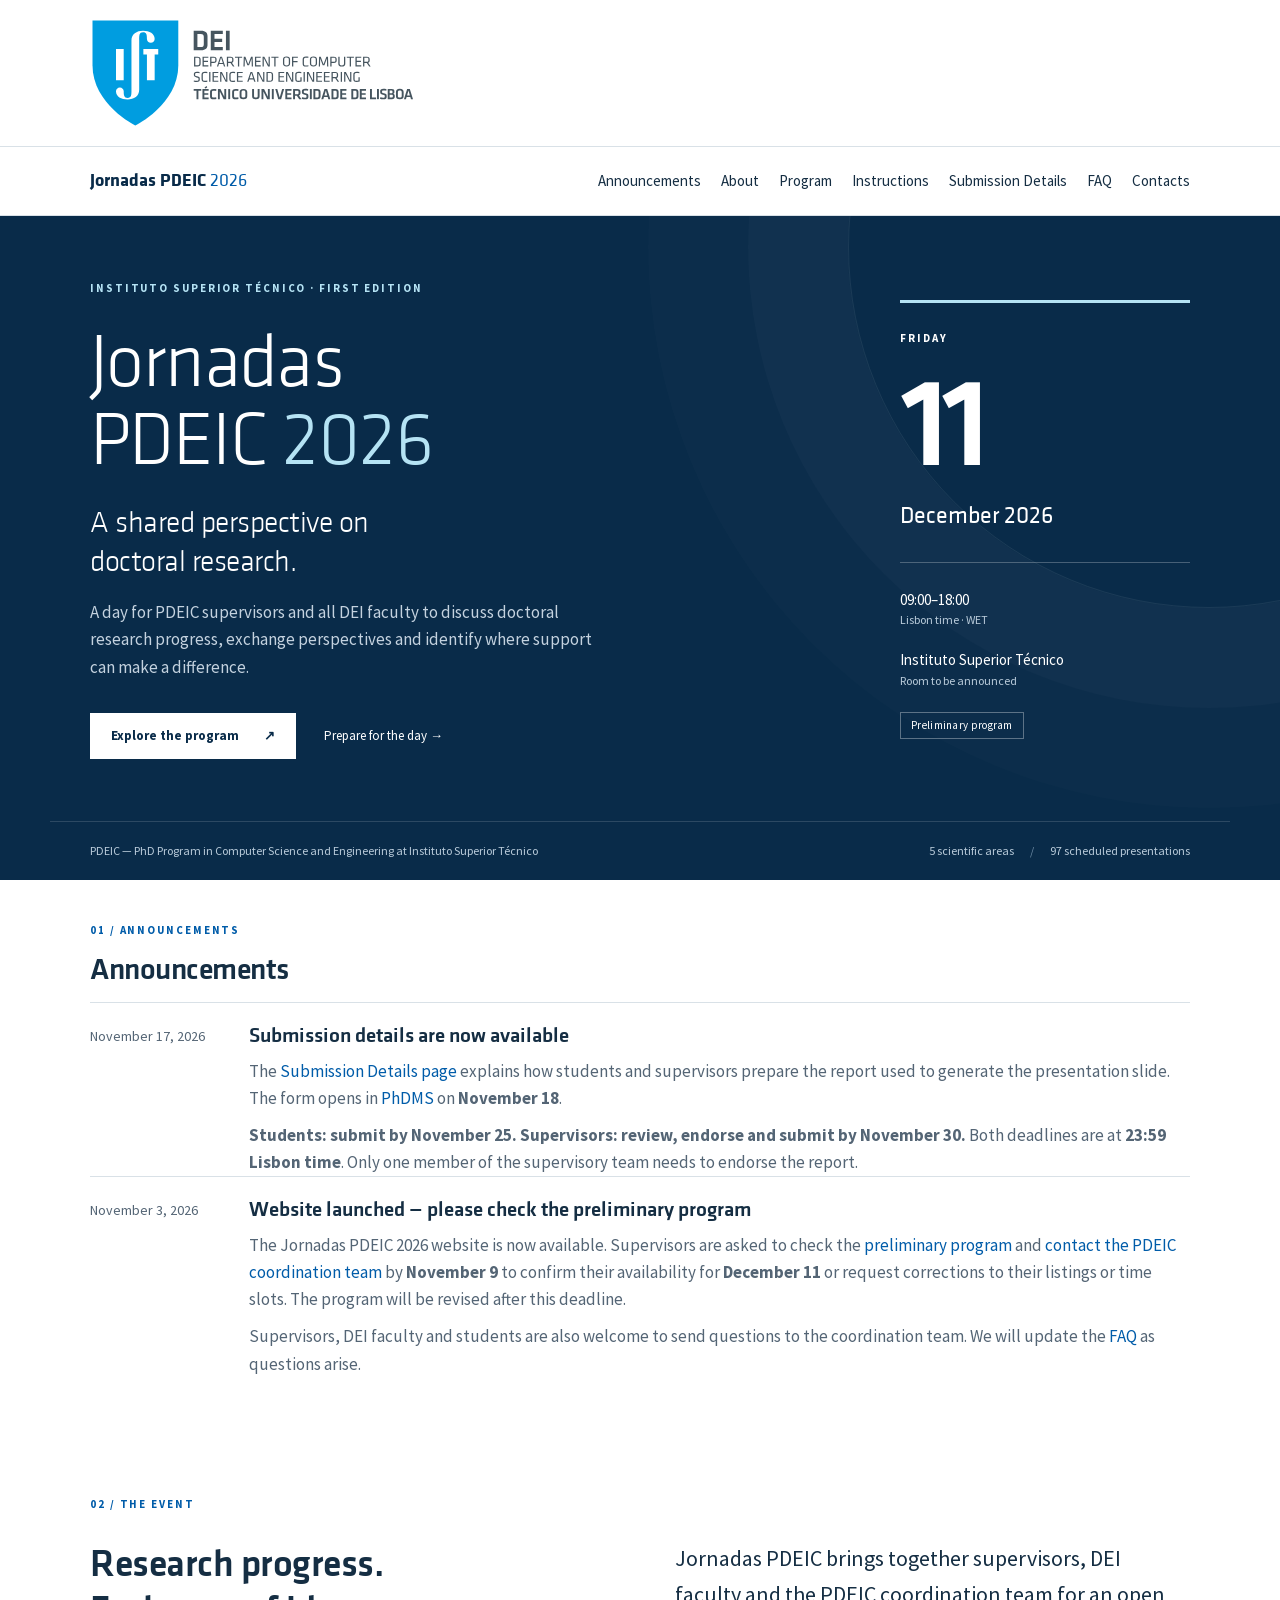
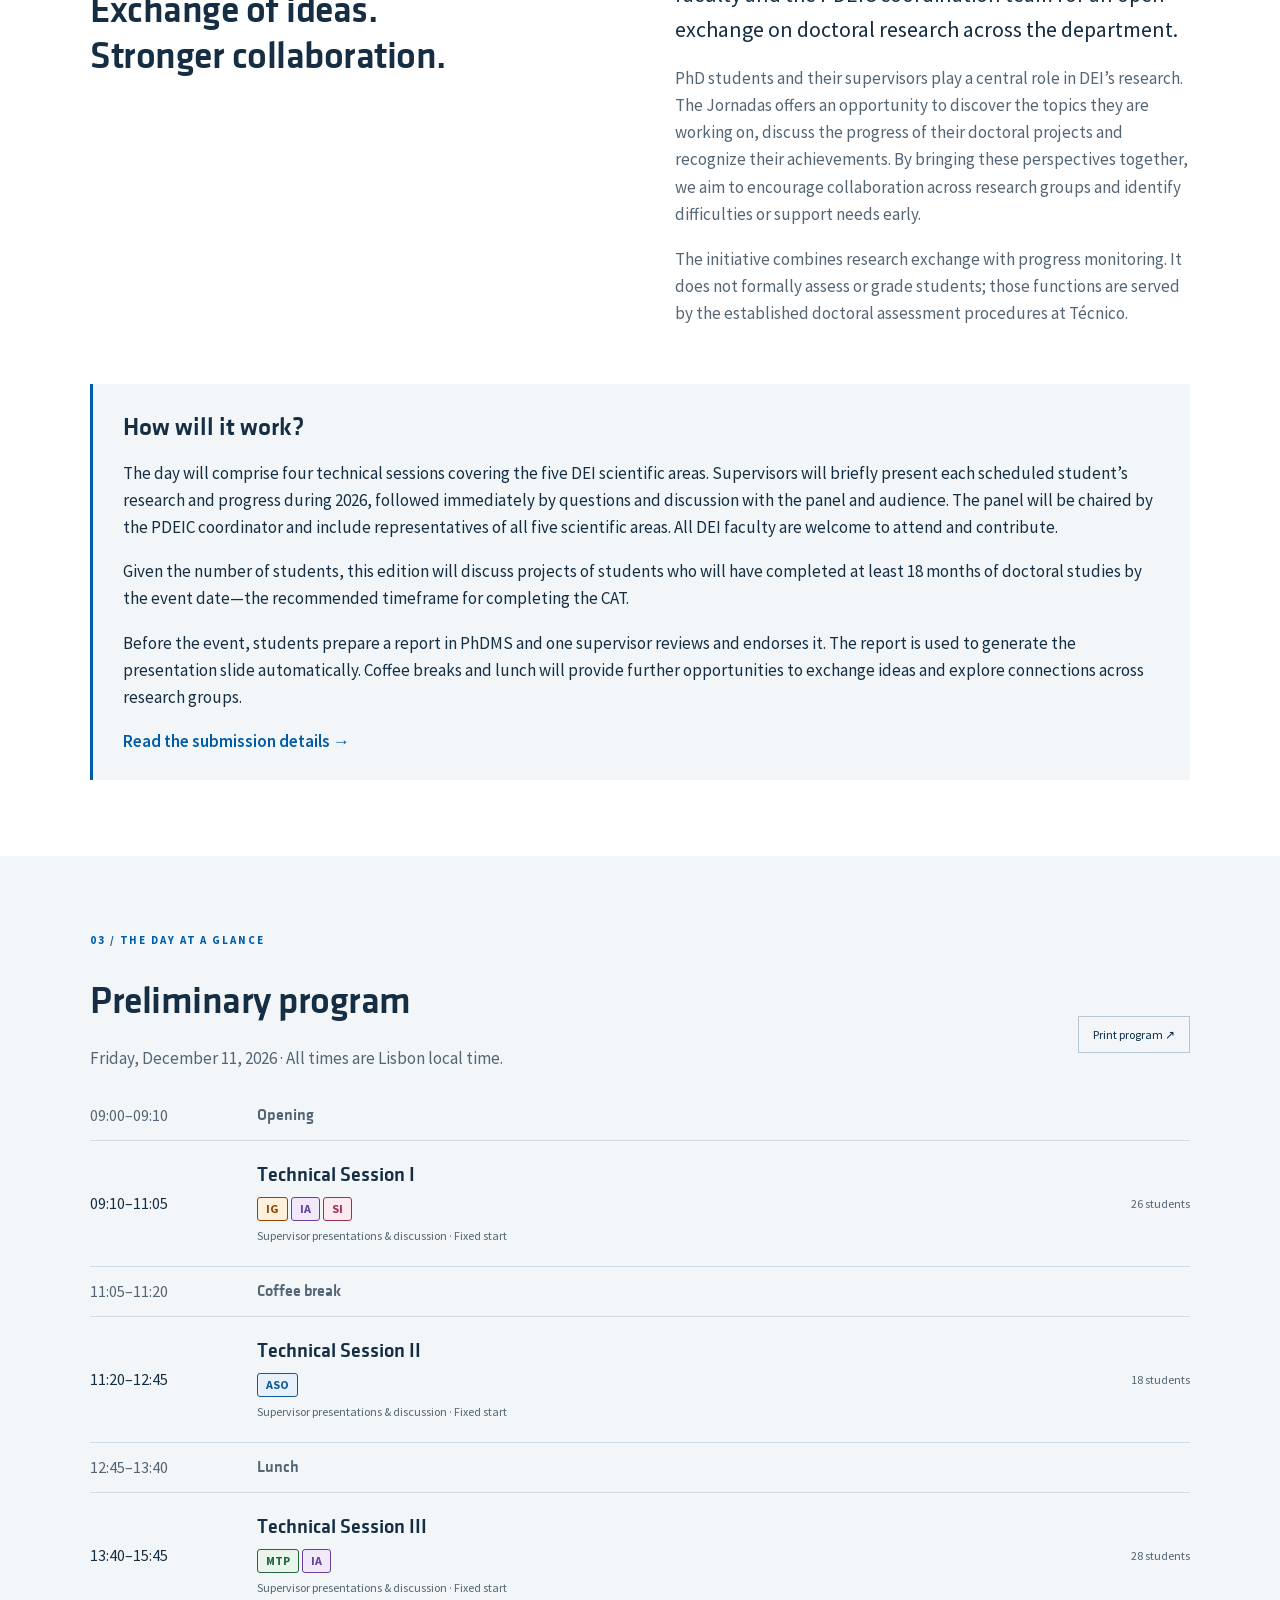
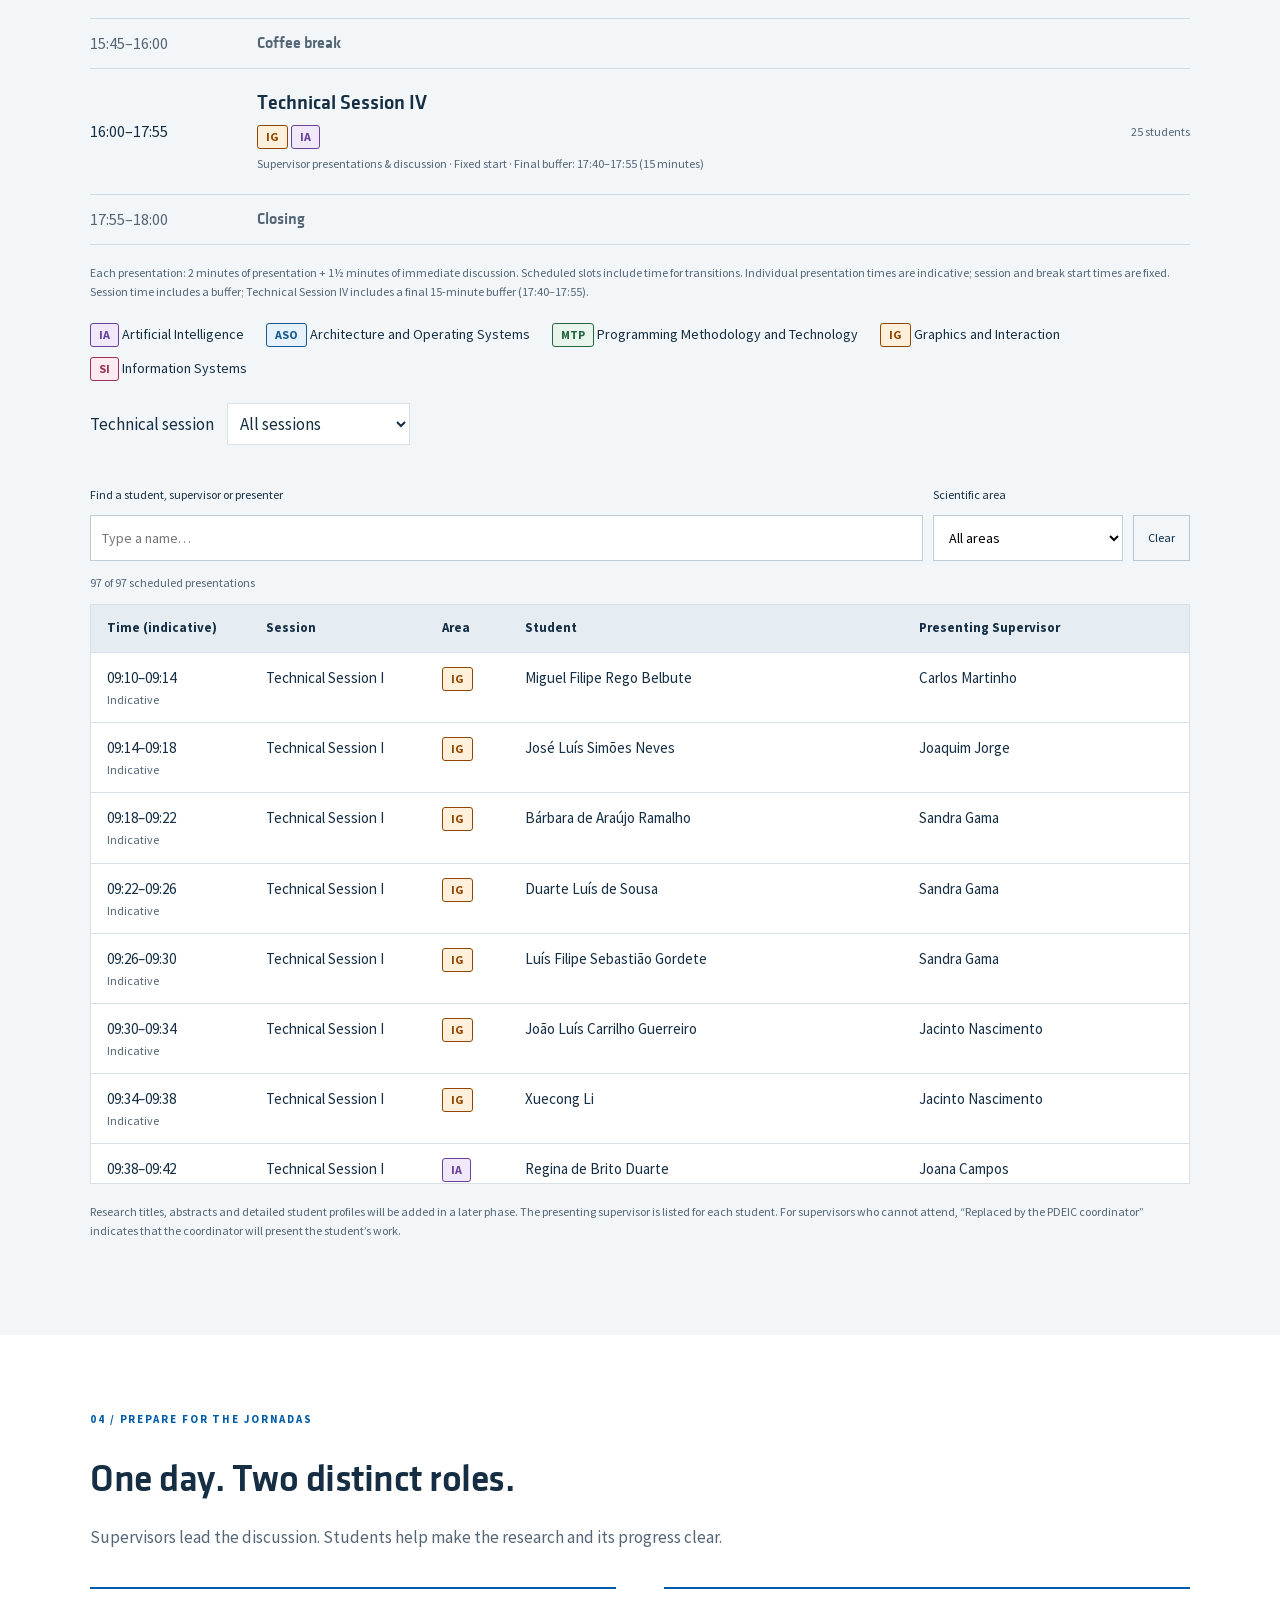
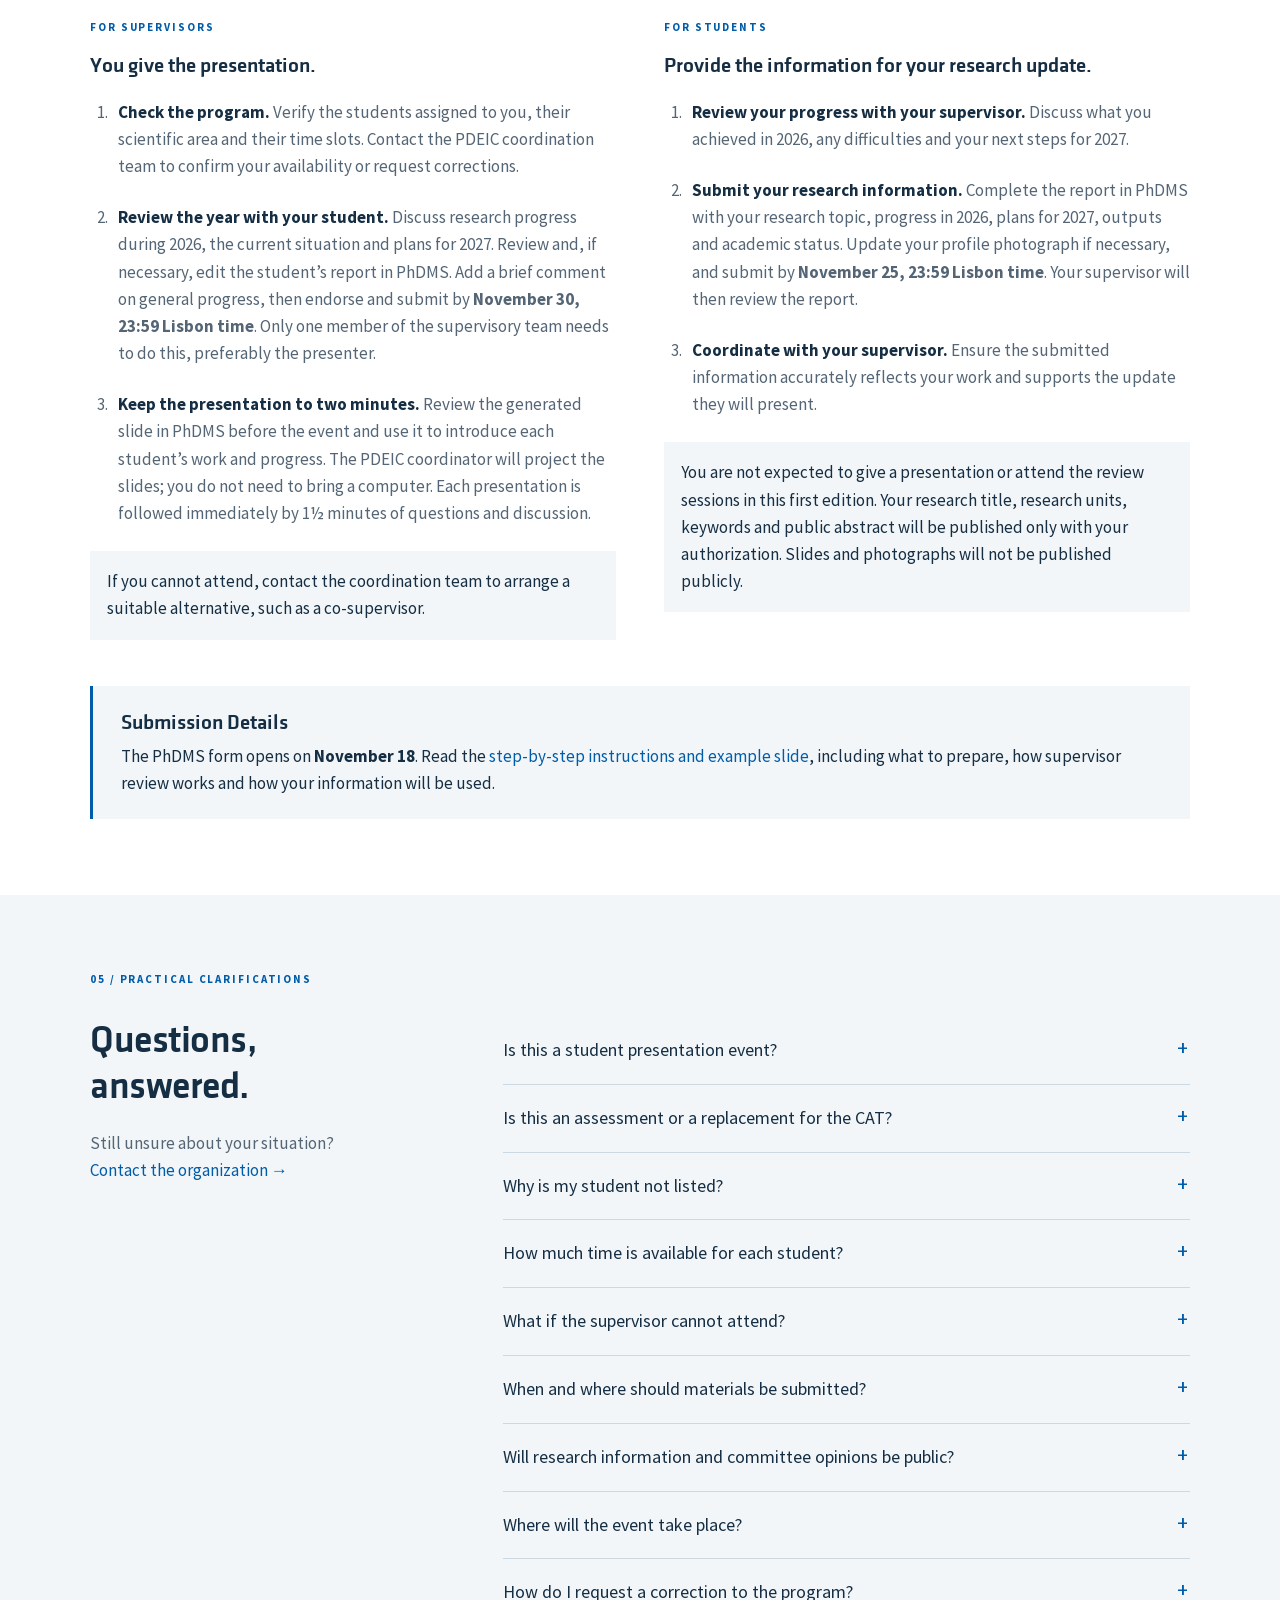
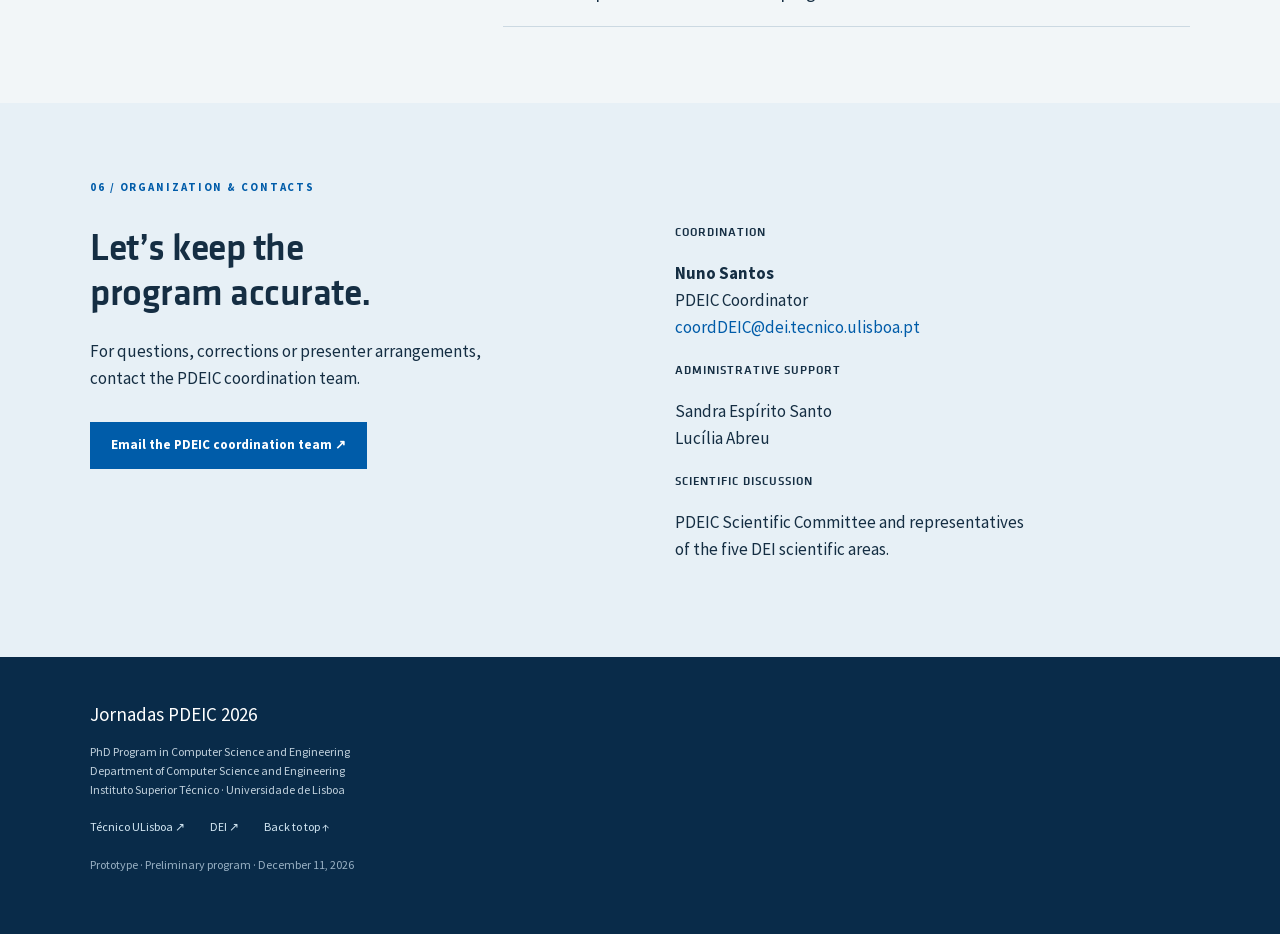
<file: index.html>
<!doctype html>
<html lang="en-US"><head><meta charset="utf-8"><meta name="viewport" content="width=device-width,initial-scale=1"><meta name="description" content="Jornadas PDEIC 2026 — doctoral research progress, dialogue and collaboration at Instituto Superior Técnico, 11 December 2026."><title>Jornadas PDEIC 2026 · Instituto Superior Técnico</title><link rel="stylesheet" href="styles.css"><script defer src="app.js"></script></head>
<body><a class="skip" href="#main">Skip to content</a><header><div class="institution wrap"><a class="department" href="https://dei.tecnico.ulisboa.pt/en/"><img src="assets/dei.svg" alt="Técnico — Department of Computer Science and Engineering" width="240" height="62"></a></div><div class="nav-wrap"><nav class="wrap" aria-label="Main navigation"><a class="event-mark" href="#home">Jornadas PDEIC <b>2026</b></a><button id="menu" aria-expanded="false" aria-controls="navlinks">Menu ☰</button><div id="navlinks"><a href="#announcements">Announcements</a><a href="#about">About</a><a href="#program">Program</a><a href="#instructions">Instructions</a><a href="submission-details.html">Submission Details</a><a href="#faq">FAQ</a><a href="#contacts">Contacts</a></div></nav></div></header>
<main id="main"><section class="hero" id="home"><div class="wrap hero-grid"><div><p class="eyebrow">INSTITUTO SUPERIOR TÉCNICO · FIRST EDITION</p><h1>Jornadas<br>PDEIC <span>2026</span></h1><p class="hero-sub">A shared perspective on<br>doctoral research.</p><p class="hero-description">A day for PDEIC supervisors and all DEI faculty to discuss doctoral research progress, exchange perspectives and identify where support can make a difference.</p><div class="actions"><a class="button" href="#program">Explore the program <span>↗</span></a><a class="text-link" href="#instructions">Prepare for the day →</a></div></div><aside class="date-panel"><span class="small-caps">FRIDAY</span><div class="date-number">11</div><div class="date-month">December 2026</div><hr><p>09:00–18:00 <span>Lisbon time · WET</span></p><p>Instituto Superior Técnico<span>Room to be announced</span></p><div class="outline-label">Preliminary program</div></aside></div><div class="wrap hero-foot"><span>PDEIC — PhD Program in Computer Science and Engineering at Instituto Superior Técnico</span><span>5 scientific areas <i> / </i> 97 scheduled presentations</span></div></section>
<section class="wrap section announcements-section" id="announcements"><div class="section-label">01 / ANNOUNCEMENTS</div><h2>Announcements</h2><div class="news-list"><article><time datetime="2026-11-17">November 17, 2026</time><div><h3>Submission details are now available</h3><p>The <a href="submission-details.html">Submission Details page</a> explains how students and supervisors prepare the report used to generate the presentation slide. The form opens in <a href="https://deic.dei.tecnico.ulisboa.pt/">PhDMS</a> on <strong>November 18</strong>.</p><p><strong>Students: submit by November 25.</strong> <strong>Supervisors: review, endorse and submit by November 30.</strong> Both deadlines are at <strong>23:59 Lisbon time</strong>. Only one member of the supervisory team needs to endorse the report.</p></div></article><article><time datetime="2026-11-03">November 3, 2026</time><div><h3>Website launched — please check the preliminary program</h3><p>The Jornadas PDEIC 2026 website is now available. Supervisors are asked to check the <a href="#program">preliminary program</a> and <a href="mailto:coordDEIC@dei.tecnico.ulisboa.pt">contact the PDEIC coordination team</a> by <strong>November 9</strong> to confirm their availability for <strong>December 11</strong> or request corrections to their listings or time slots. The program will be revised after this deadline.</p><p>Supervisors, DEI faculty and students are also welcome to send questions to the coordination team. We will update the <a href="#faq">FAQ</a> as questions arise.</p></div></article></div></section>
<section class="wrap section" id="about"><div class="section-label">02 / THE EVENT</div><div class="intro-grid"><h2>Research progress.<br>Exchange of ideas.<br>Stronger collaboration.</h2><div><p class="lead">Jornadas PDEIC brings together supervisors, DEI faculty and the PDEIC coordination team for an open exchange on doctoral research across the department.</p><p>PhD students and their supervisors play a central role in DEI’s research. The Jornadas offers an opportunity to discover the topics they are working on, discuss the progress of their doctoral projects and recognize their achievements. By bringing these perspectives together, we aim to encourage collaboration across research groups and identify difficulties or support needs early.</p><p>The initiative combines research exchange with progress monitoring. It does not formally assess or grade students; those functions are served by the established doctoral assessment procedures at Técnico.</p></div></div><div class="how-it-works"><h3>How will it work?</h3><p>The day will comprise four technical sessions covering the five DEI scientific areas. Supervisors will briefly present each scheduled student’s research and progress during 2026, followed immediately by questions and discussion with the panel and audience. The panel will be chaired by the PDEIC coordinator and include representatives of all five scientific areas. All DEI faculty are welcome to attend and contribute.</p><p>Given the number of students, this edition will discuss projects of students who will have completed at least 18 months of doctoral studies by the event date—the recommended timeframe for completing the CAT.</p><p>Before the event, students prepare a report in PhDMS and one supervisor reviews and endorses it. The report is used to generate the presentation slide automatically. Coffee breaks and lunch will provide further opportunities to exchange ideas and explore connections across research groups.</p><a href="submission-details.html">Read the submission details →</a></div></section>
<section class="program-section" id="program"><div class="wrap section"><div class="section-label">03 / THE DAY AT A GLANCE</div><div class="section-heading"><div><h2>Preliminary program</h2><p>Friday, December 11, 2026 · All times are Lisbon local time.</p></div><button class="secondary" id="print">Print program ↗</button></div><div id="schedule"></div><noscript><p>The day opens at 09:00. Technical Session I: 09:10–11:05; II: 11:20–12:45; III: 13:40–15:45; IV: 16:00–17:55 (including a final 15-minute buffer). Coffee breaks: 11:05–11:20 and 15:45–16:00. Lunch: 12:45–13:40. Closing: 17:55–18:00. Enable JavaScript to view individual indicative slots.</p></noscript><p class="fine">Each presentation: 2 minutes of presentation + 1½ minutes of immediate discussion. Scheduled slots include time for transitions. Individual presentation times are indicative; session and break start times are fixed. Session time includes a buffer; Technical Session IV includes a final 15-minute buffer (17:40–17:55).</p><div class="area-legend" aria-label="Scientific area colours"><span><span class="area-badge area-IA">IA</span> Artificial Intelligence</span><span><span class="area-badge area-ASO">ASO</span> Architecture and Operating Systems</span><span><span class="area-badge area-MTP">MTP</span> Programming Methodology and Technology</span><span><span class="area-badge area-IG">IG</span> Graphics and Interaction</span><span><span class="area-badge area-SI">SI</span> Information Systems</span></div><div class="session-filter"><label for="session">Technical session</label> <select id="session"><option value="">All sessions</option><option value="I">Technical Session I</option><option value="II">Technical Session II</option><option value="III">Technical Session III</option><option value="IV">Technical Session IV</option></select></div><div class="roster-tools"><label for="search">Find a student, supervisor or presenter</label><input id="search" type="search" placeholder="Type a name…" autocomplete="off"><label for="area">Scientific area</label><select id="area"><option value="">All areas</option><option>IA</option><option>ASO</option><option>MTP</option><option>IG</option><option>SI</option></select><button id="clear" class="secondary">Clear</button></div><p id="results" role="status" aria-live="polite"></p><div class="table-scroll"><table><caption class="sr-only">Individual preliminary presentation slots</caption><thead><tr><th scope="col">Time (indicative)</th><th scope="col">Session</th><th scope="col">Area</th><th scope="col">Student</th><th scope="col">Presenting Supervisor</th></tr></thead><tbody id="roster"></tbody></table></div><p class="fine">Research titles, abstracts and detailed student profiles will be added in a later phase. The presenting supervisor is listed for each student. For supervisors who cannot attend, “Replaced by the PDEIC coordinator” indicates that the coordinator will present the student’s work.</p></div></section>
<section class="wrap section" id="instructions"><div class="section-label">04 / PREPARE FOR THE JORNADAS</div><h2>One day. Two distinct roles.</h2><p class="section-intro">Supervisors lead the discussion. Students help make the research and its progress clear.</p><div class="instruction-grid"><article><span class="role">FOR SUPERVISORS</span><h3>You give the presentation.</h3><ol><li><b>Check the program.</b> Verify the students assigned to you, their scientific area and their time slots. Contact the PDEIC coordination team to confirm your availability or request corrections.</li><li><b>Review the year with your student.</b> Discuss research progress during 2026, the current situation and plans for 2027. Review and, if necessary, edit the student’s report in PhDMS. Add a brief comment on general progress, then endorse and submit by <strong>November 30, 23:59 Lisbon time</strong>. Only one member of the supervisory team needs to do this, preferably the presenter.</li><li><b>Keep the presentation to two minutes.</b> Review the generated slide in PhDMS before the event and use it to introduce each student’s work and progress. The PDEIC coordinator will project the slides; you do not need to bring a computer. Each presentation is followed immediately by 1½ minutes of questions and discussion.</li></ol><p class="note">If you cannot attend, contact the coordination team to arrange a suitable alternative, such as a co-supervisor.</p></article><article><span class="role">FOR STUDENTS</span><h3>Provide the information for your research update.</h3><ol><li><b>Review your progress with your supervisor.</b> Discuss what you achieved in 2026, any difficulties and your next steps for 2027.</li><li><b>Submit your research information.</b> Complete the report in PhDMS with your research topic, progress in 2026, plans for 2027, outputs and academic status. Update your profile photograph if necessary, and submit by <strong>November 25, 23:59 Lisbon time</strong>. Your supervisor will then review the report.</li><li><b>Coordinate with your supervisor.</b> Ensure the submitted information accurately reflects your work and supports the update they will present.</li></ol><p class="note">You are not expected to give a presentation or attend the review sessions in this first edition. Your research title, research units, keywords and public abstract will be published only with your authorization. Slides and photographs will not be published publicly.</p></article></div><div class="submission-notice"><h3>Submission Details</h3><p>The PhDMS form opens on <strong>November 18</strong>. Read the <a href="submission-details.html">step-by-step instructions and example slide</a>, including what to prepare, how supervisor review works and how your information will be used.</p></div></section>
<section class="faq-section"><div class="wrap section" id="faq"><div class="section-label">05 / PRACTICAL CLARIFICATIONS</div><div class="faq-grid"><div><h2>Questions,<br>answered.</h2><p>Still unsure about your situation?<br><a href="#contacts">Contact the organization →</a></p></div><div class="questions"><details><summary>Is this a student presentation event?</summary><p>No. Supervisors present the work and discuss progress with the panel and other supervisors. Students contribute supporting material and do not attend the review sessions in this first edition.</p></details><details><summary>Is this an assessment or a replacement for the CAT?</summary><p>The Jornadas supports annual progress monitoring, dialogue and follow-up. It does not replace the CAT or the thesis defense. The committee’s written opinion identifies regular progress or a need for closer monitoring.</p></details><details><summary>Why is my student not listed?</summary><p>The preliminary schedule excludes students with less than 18 months of studies on 11 December 2026. Other cases may require confirmation by the coordination team. Absence from this day’s schedule does not mean the program will stop monitoring a student’s progress. Contact the organization if a listing appears incorrect.</p></details><details><summary>How much time is available for each student?</summary><p>Each presenter has two minutes for the presentation, followed immediately by 1½ minutes of discussion. Scheduled slots allow time for transitions, and sessions also include buffer time.</p></details><details><summary>What if the supervisor cannot attend?</summary><p>Contact the coordination team in advance to arrange an alternative presenter, such as a co-supervisor. If no substitute is nominated or attends, the PDEIC coordinator will present the slide. Remote presentation via Zoom can be arranged in advance. See <a href="submission-details.html#on-the-day">presentation arrangements</a>.</p></details><details><summary>When and where should materials be submitted?</summary><p>Submit through <a href="https://deic.dei.tecnico.ulisboa.pt/">PhDMS</a>; the form opens on November 18, 2026. Students submit by November 25 and one supervisor endorses and submits by November 30, both at 23:59 Lisbon time. See <a href="submission-details.html">Submission Details</a> for the full instructions.</p></details><details><summary>Will research information and committee opinions be public?</summary><p>Only the research title, research units, keywords and public abstract will be published, subject to the student’s authorization. Slides and photographs are for the event only and will not be published publicly. The student’s confidential feedback is visible only to the PDEIC coordinator, not to supervisors. Confidential opinions and reserved information will not be published. See <a href="submission-details.html#privacy">how information is used</a>.</p></details><details><summary>Where will the event take place?</summary><p>The event is planned at Instituto Superior Técnico. The room and arrival instructions will be announced here.</p></details><details><summary>How do I request a correction to the program?</summary><p>Please contact the PDEIC coordination team with the student’s name, current slot and requested correction. Please send any further corrections to the organization as soon as possible.</p></details></div></div></div></section>

<section class="contact-section" id="contacts"><div class="wrap section"><div class="section-label">06 / ORGANIZATION & CONTACTS</div><div class="contact-grid"><div><h2>Let’s keep the<br>program accurate.</h2><p>For questions, corrections or presenter arrangements,<br>contact the PDEIC coordination team.</p><a class="button" href="mailto:coordDEIC@dei.tecnico.ulisboa.pt">Email the PDEIC coordination team ↗</a></div><div><h3>Coordination</h3><p><b>Nuno Santos</b><br>PDEIC Coordinator<br><a href="mailto:coordDEIC@dei.tecnico.ulisboa.pt">coordDEIC@dei.tecnico.ulisboa.pt</a></p><h3>Administrative support</h3><p>Sandra Espírito Santo<br>Lucília Abreu</p><h3>Scientific discussion</h3><p>PDEIC Scientific Committee and representatives<br>of the five DEI scientific areas.</p></div></div></div></section></main>
<footer><div class="wrap"><div class="footer-name">Jornadas PDEIC 2026</div><p>PhD Program in Computer Science and Engineering<br>Department of Computer Science and Engineering<br>Instituto Superior Técnico · Universidade de Lisboa</p><div><a href="https://tecnico.ulisboa.pt/en/">Técnico ULisboa ↗</a><a href="https://dei.tecnico.ulisboa.pt/en/">DEI ↗</a><a href="#home">Back to top ↑</a></div><p class="fine">Prototype · Preliminary program · December 11, 2026</p></div></footer></body></html>
</file>
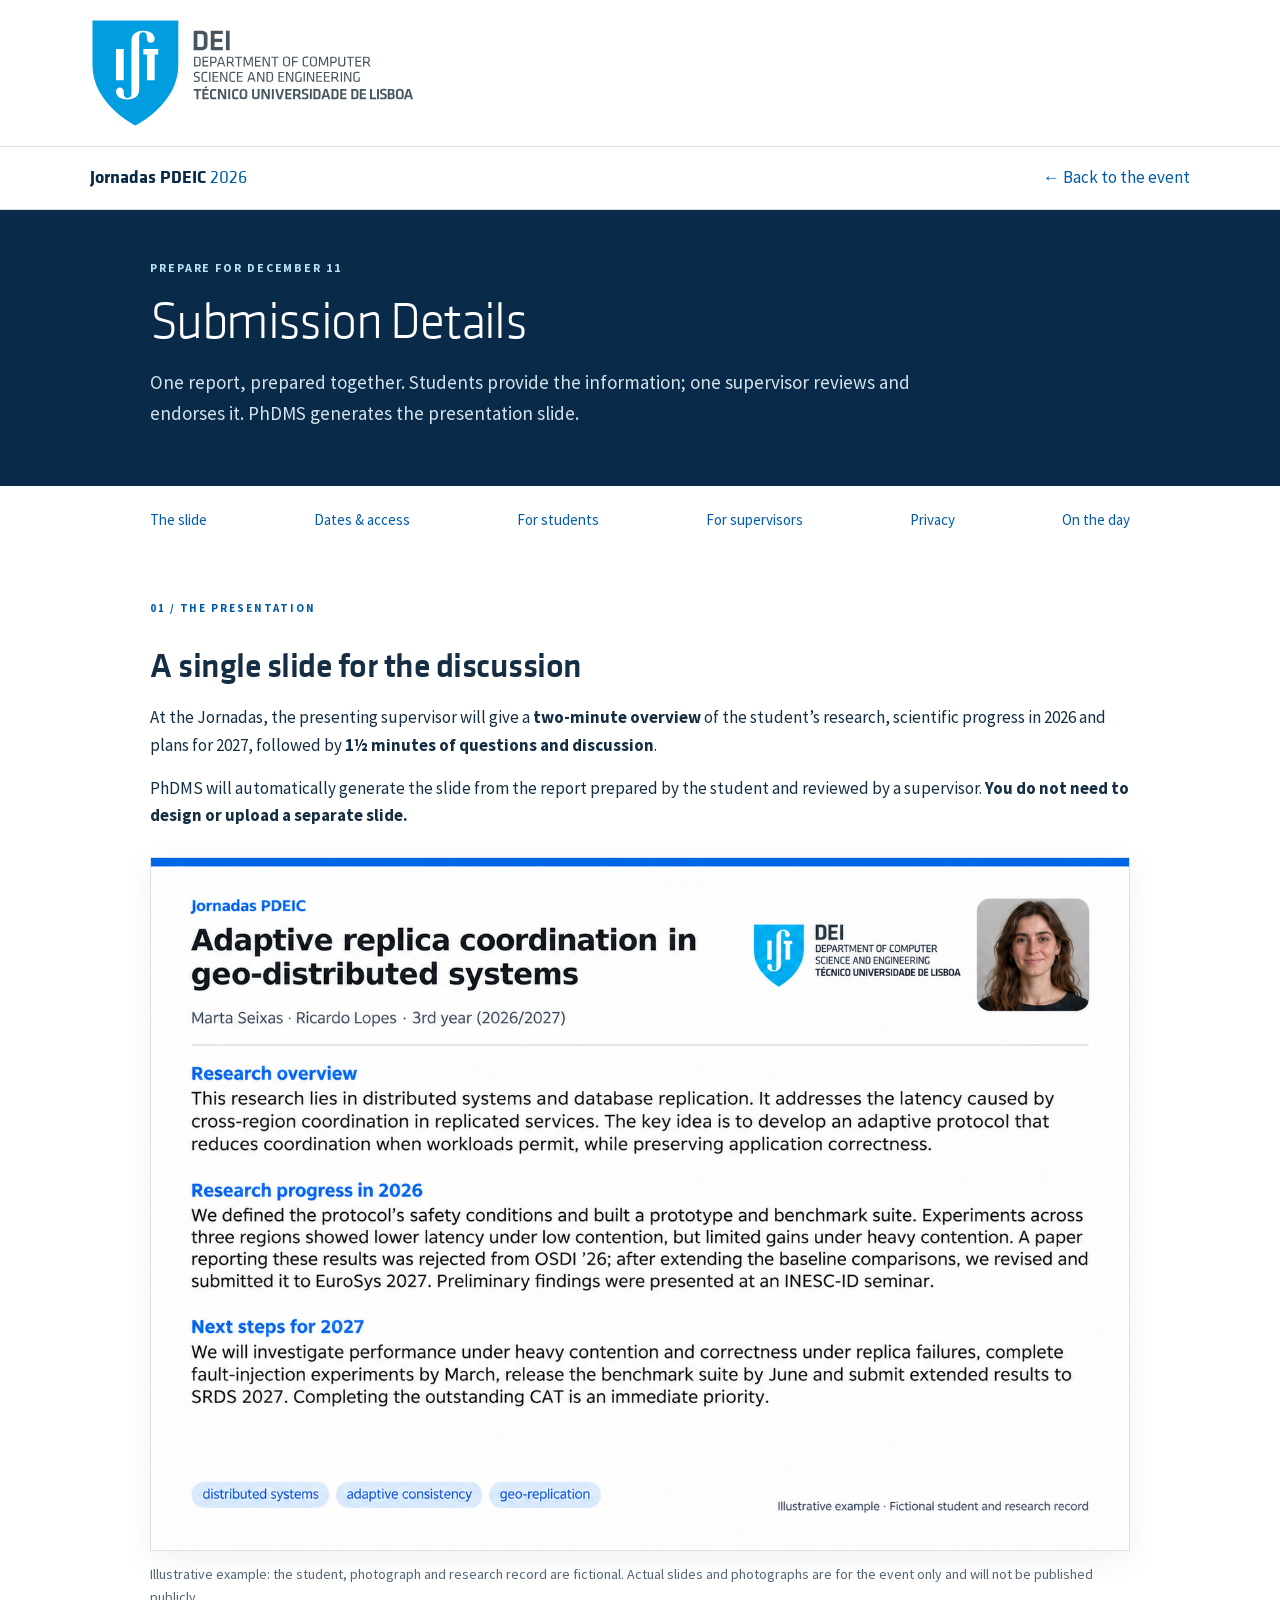
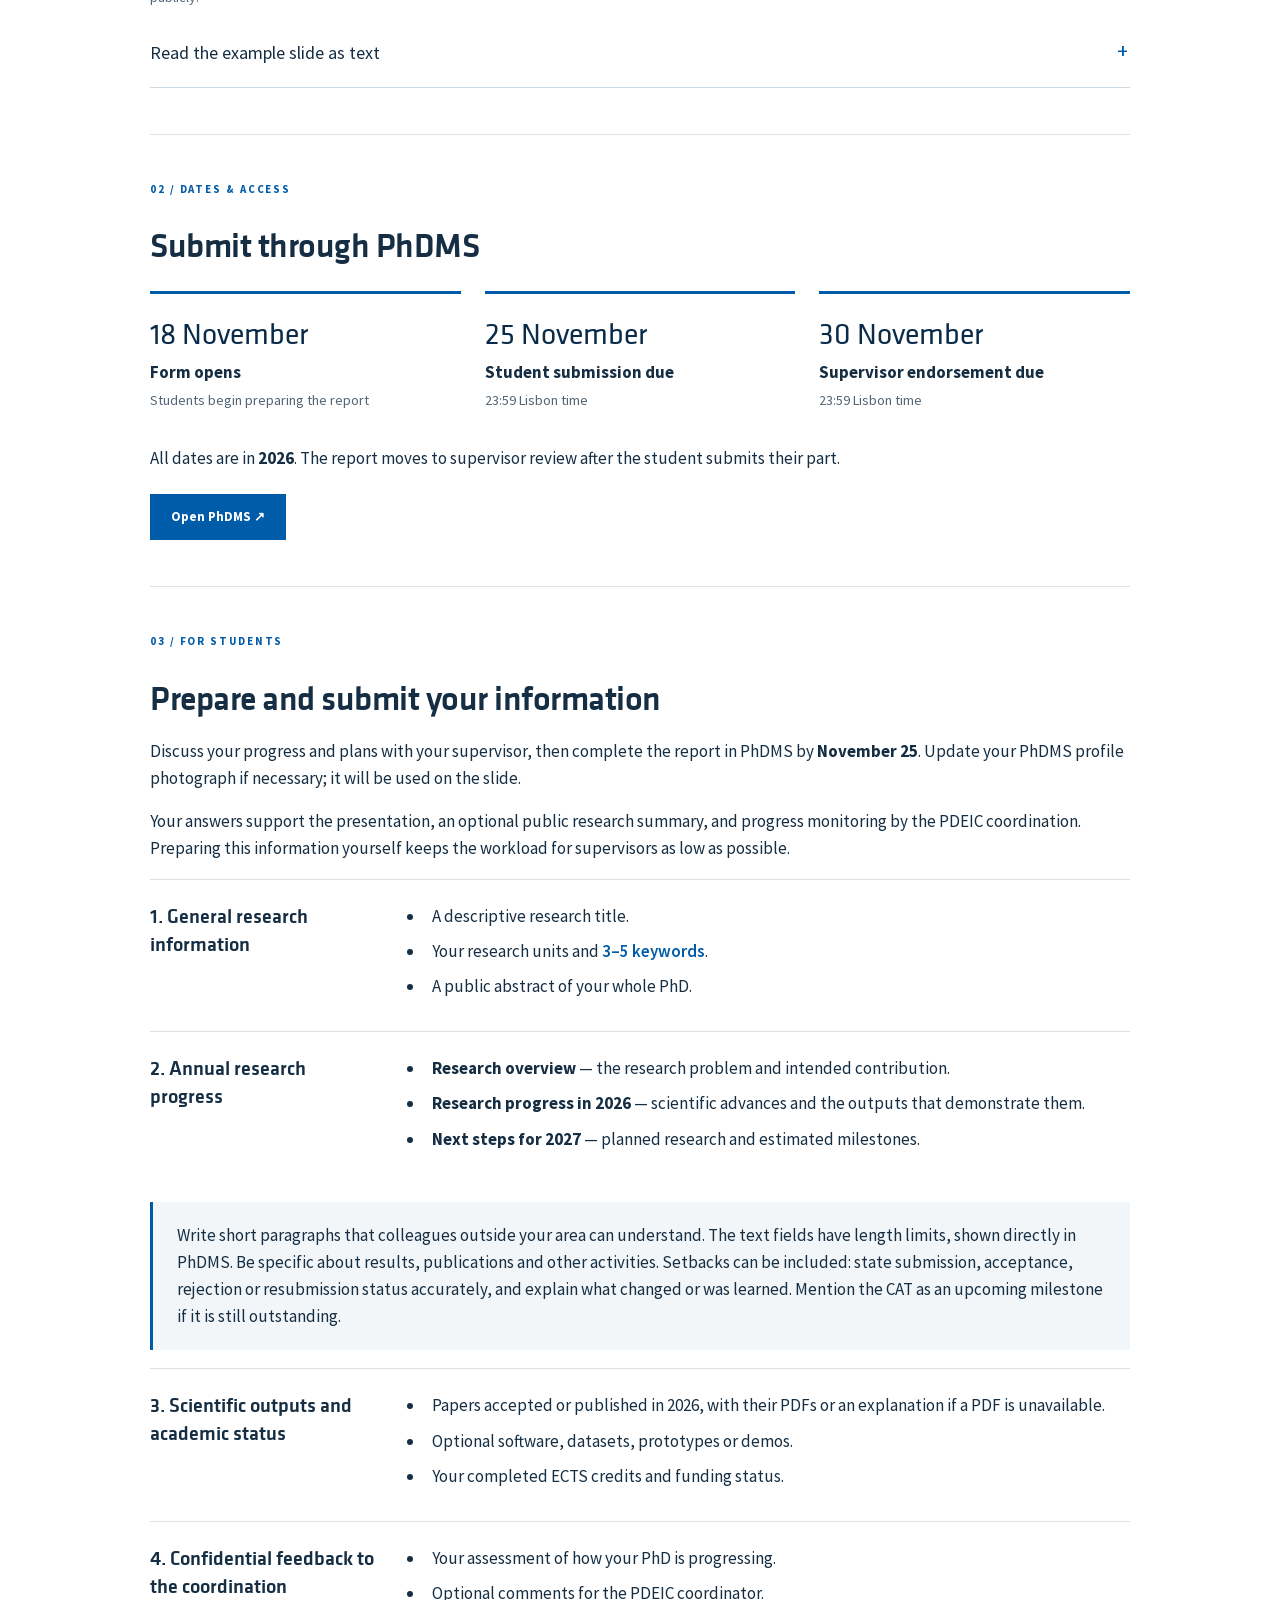
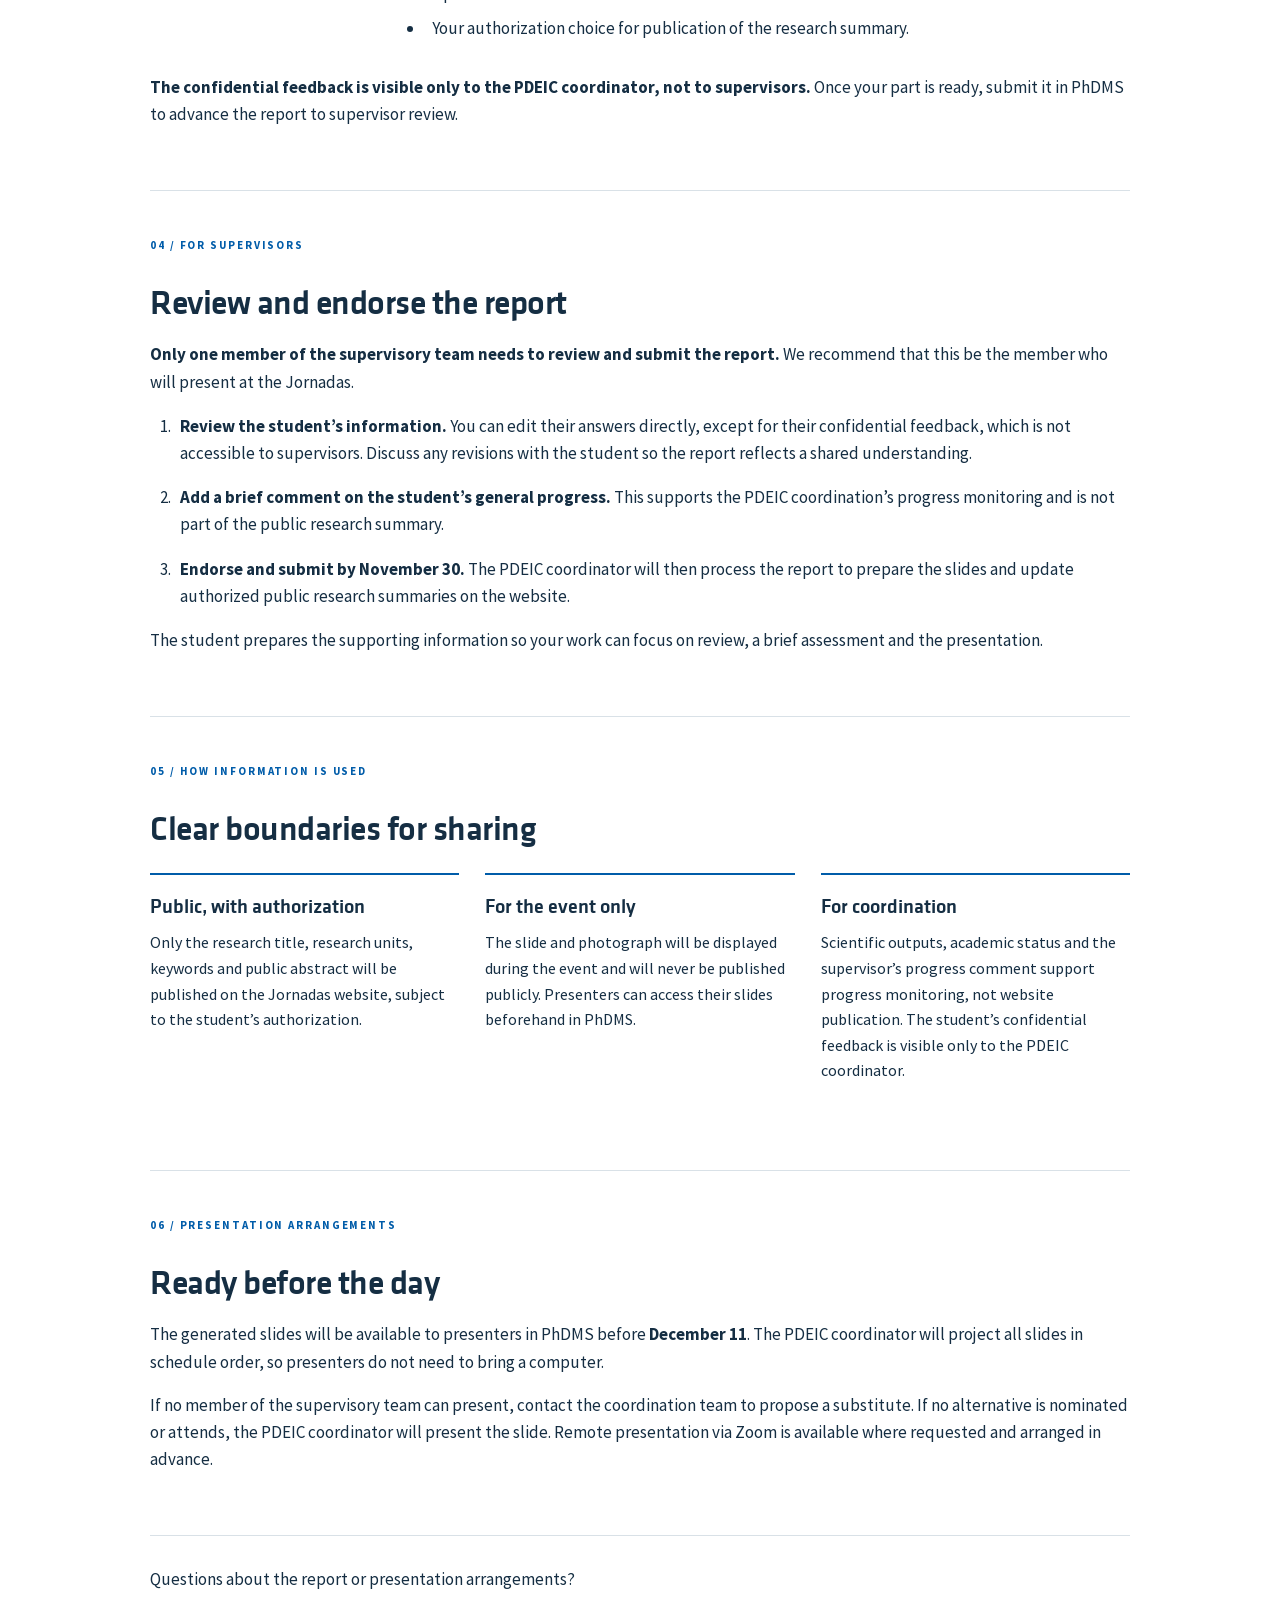
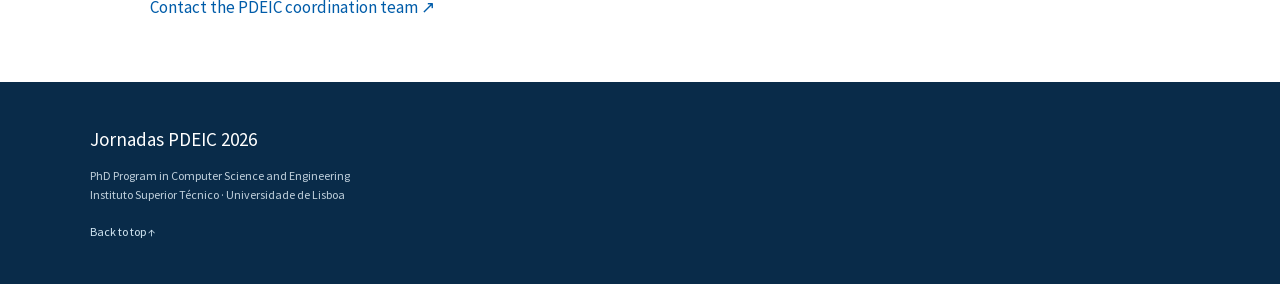
<file: submission-details.html>
<!doctype html><html lang="en-US"><head><meta charset="utf-8"><meta name="viewport" content="width=device-width,initial-scale=1"><title>Submission Details · Jornadas PDEIC 2026</title><link rel="stylesheet" href="styles.css"><link rel="stylesheet" href="submission.css"></head><body>
<a class="skip" href="#main">Skip to content</a>
<header><div class="institution wrap"><a class="department" href="https://dei.tecnico.ulisboa.pt/en/"><img src="assets/dei.svg" alt="Técnico — Department of Computer Science and Engineering" width="390" height="126"></a></div><div class="nav-wrap"><div class="wrap standalone-nav"><a class="event-mark" href="index.html">Jornadas PDEIC <b>2026</b></a><a href="index.html">← Back to the event</a></div></div></header>
<main id="main"><div class="sub-hero"><div class="wrap content"><p class="eyebrow">PREPARE FOR DECEMBER 11</p><h1>Submission Details</h1><p>One report, prepared together. Students provide the information; one supervisor reviews and endorses it. PhDMS generates the presentation slide.</p></div></div>
<div class="wrap content"><nav class="page-nav" aria-label="On this page"><a href="#slide">The slide</a><a href="#dates">Dates & access</a><a href="#students">For students</a><a href="#supervisors">For supervisors</a><a href="#privacy">Privacy</a><a href="#on-the-day">On the day</a></nav>
<section id="slide"><div class="section-label">01 / THE PRESENTATION</div><h2>A single slide for the discussion</h2><p>At the Jornadas, the presenting supervisor will give a <strong>two-minute overview</strong> of the student’s research, scientific progress in 2026 and plans for 2027, followed by <strong>1½ minutes of questions and discussion</strong>.</p><p>PhDMS will automatically generate the slide from the report prepared by the student and reviewed by a supervisor. <strong>You do not need to design or upload a separate slide.</strong></p>
<figure class="slide-figure"><img src="assets/slide-example.png" alt="Example slide for fictional third-year student Marta Seixas: Adaptive replica coordination in geo-distributed systems. The three sections cover the research problem, 2026 results and publication history, and 2027 plans including completion of an outstanding CAT."><figcaption>Illustrative example: the student, photograph and research record are fictional. Actual slides and photographs are for the event only and will not be published publicly.</figcaption></figure>
<details><summary>Read the example slide as text</summary><h3>Research overview</h3><p>This research lies in distributed systems and database replication. It addresses the latency caused by cross-region coordination in replicated services. The key idea is to develop an adaptive protocol that reduces coordination when workloads permit, while preserving application correctness.</p><h3>Research progress in 2026</h3><p>We defined the protocol’s safety conditions and built a prototype and benchmark suite. Experiments across three regions showed lower latency under low contention, but limited gains under heavy contention. A paper reporting these results was rejected from OSDI ’26; after extending the baseline comparisons, we revised and submitted it to EuroSys 2027. Preliminary findings were presented at an INESC-ID seminar.</p><h3>Next steps for 2027</h3><p>We will investigate performance under heavy contention and correctness under replica failures, complete fault-injection experiments by March, release the benchmark suite by June and submit extended results to SRDS 2027. Completing the outstanding CAT is an immediate priority.</p></details></section>
<section id="dates"><div class="section-label">02 / DATES & ACCESS</div><h2>Submit through PhDMS</h2><div class="date-grid"><div class="date-item"><time datetime="2026-11-18">18 November</time><strong>Form opens</strong><small>Students begin preparing the report</small></div><div class="date-item"><time datetime="2026-11-25T23:59:00+00:00">25 November</time><strong>Student submission due</strong><small>23:59 Lisbon time</small></div><div class="date-item"><time datetime="2026-11-30T23:59:00+00:00">30 November</time><strong>Supervisor endorsement due</strong><small>23:59 Lisbon time</small></div></div><p>All dates are in <strong>2026</strong>. The report moves to supervisor review after the student submits their part.</p><a class="button" href="https://deic.dei.tecnico.ulisboa.pt/">Open PhDMS ↗</a></section>
<section id="students"><div class="section-label">03 / FOR STUDENTS</div><h2>Prepare and submit your information</h2><p>Discuss your progress and plans with your supervisor, then complete the report in PhDMS by <strong>November 25</strong>. Update your PhDMS profile photograph if necessary; it will be used on the slide.</p><p>Your answers support the presentation, an optional public research summary, and progress monitoring by the PDEIC coordination. Preparing this information yourself keeps the workload for supervisors as low as possible.</p>
<div class="form-section"><h3>1. General research information</h3><ul><li>A descriptive research title.</li><li>Your research units and <span class="limit">3–5 keywords</span>.</li><li>A public abstract of your whole PhD.</li></ul></div>
<div class="form-section"><h3>2. Annual research progress</h3><ul><li><strong>Research overview</strong> — the research problem and intended contribution.</li><li><strong>Research progress in 2026</strong> — scientific advances and the outputs that demonstrate them.</li><li><strong>Next steps for 2027</strong> — planned research and estimated milestones.</li></ul></div>
<div class="guidance"><p>Write short paragraphs that colleagues outside your area can understand. The text fields have length limits, shown directly in PhDMS. Be specific about results, publications and other activities. Setbacks can be included: state submission, acceptance, rejection or resubmission status accurately, and explain what changed or was learned. Mention the CAT as an upcoming milestone if it is still outstanding.</p></div>
<div class="form-section"><h3>3. Scientific outputs and academic status</h3><ul><li>Papers accepted or published in 2026, with their PDFs or an explanation if a PDF is unavailable.</li><li>Optional software, datasets, prototypes or demos.</li><li>Your completed ECTS credits and funding status.</li></ul></div>
<div class="form-section"><h3>4. Confidential feedback to the coordination</h3><ul><li>Your assessment of how your PhD is progressing.</li><li>Optional comments for the PDEIC coordinator.</li><li>Your authorization choice for publication of the research summary.</li></ul></div>
<p><strong>The confidential feedback is visible only to the PDEIC coordinator, not to supervisors.</strong> Once your part is ready, submit it in PhDMS to advance the report to supervisor review.</p></section>
<section id="supervisors"><div class="section-label">04 / FOR SUPERVISORS</div><h2>Review and endorse the report</h2><p><strong>Only one member of the supervisory team needs to review and submit the report.</strong> We recommend that this be the member who will present at the Jornadas.</p><ol class="steps"><li><strong>Review the student’s information.</strong> You can edit their answers directly, except for their confidential feedback, which is not accessible to supervisors. Discuss any revisions with the student so the report reflects a shared understanding.</li><li><strong>Add a brief comment on the student’s general progress.</strong> This supports the PDEIC coordination’s progress monitoring and is not part of the public research summary.</li><li><strong>Endorse and submit by November 30.</strong> The PDEIC coordinator will then process the report to prepare the slides and update authorized public research summaries on the website.</li></ol><p>The student prepares the supporting information so your work can focus on review, a brief assessment and the presentation.</p></section>
<section id="privacy"><div class="section-label">05 / HOW INFORMATION IS USED</div><h2>Clear boundaries for sharing</h2><div class="privacy-grid"><article><h3>Public, with authorization</h3><p>Only the research title, research units, keywords and public abstract will be published on the Jornadas website, subject to the student’s authorization.</p></article><article><h3>For the event only</h3><p>The slide and photograph will be displayed during the event and will never be published publicly. Presenters can access their slides beforehand in PhDMS.</p></article><article><h3>For coordination</h3><p>Scientific outputs, academic status and the supervisor’s progress comment support progress monitoring, not website publication. The student’s confidential feedback is visible only to the PDEIC coordinator.</p></article></div></section>
<section id="on-the-day"><div class="section-label">06 / PRESENTATION ARRANGEMENTS</div><h2>Ready before the day</h2><p>The generated slides will be available to presenters in PhDMS before <strong>December 11</strong>. The PDEIC coordinator will project all slides in schedule order, so presenters do not need to bring a computer.</p><p>If no member of the supervisory team can present, contact the coordination team to propose a substitute. If no alternative is nominated or attends, the PDEIC coordinator will present the slide. Remote presentation via Zoom is available where requested and arranged in advance.</p></section>
<div class="end-contact"><p>Questions about the report or presentation arrangements?<br><a href="mailto:coordDEIC@dei.tecnico.ulisboa.pt">Contact the PDEIC coordination team ↗</a></p></div></div></main>
<footer><div class="wrap"><div class="footer-name">Jornadas PDEIC 2026</div><p>PhD Program in Computer Science and Engineering<br>Instituto Superior Técnico · Universidade de Lisboa</p><a href="#main">Back to top ↑</a></div></footer></body></html>
</file>
<file: styles.css>
:root{--blue:#005ca9;--navy:#092b49;--ink:#152e43;--muted:#546575;--line:#d9e1e7;--paper:#f2f6f8;--accent:#b5e3f4}*{box-sizing:border-box}html{scroll-behavior:smooth;scroll-padding-top:90px}body{margin:0;font-family:Arial,Helvetica,sans-serif;color:var(--ink);line-height:1.65;background:#fff}a{color:var(--blue);text-decoration:none}a:hover{text-decoration:underline}button,input,select{font:inherit}button,a,input,select,summary{touch-action:manipulation}a:focus-visible,button:focus-visible,input:focus-visible,select:focus-visible,summary:focus-visible{outline:3px solid #e7a529;outline-offset:5px}.wrap{max-width:1180px;margin:auto;padding-left:40px;padding-right:40px}.institution{display:flex;justify-content:space-between;align-items:center;min-height:94px}.tecnico{font-size:32px;font-weight:800;letter-spacing:-1.5px;color:var(--blue);line-height:1}.tecnico span{display:block;font-size:13px;letter-spacing:4px;margin-top:7px}.department{display:flex;gap:14px;align-items:center;font-size:35px;font-weight:700;line-height:1;color:var(--navy)}.department span{font-size:12px;font-weight:400;line-height:1.4;border-left:1px solid var(--line);padding-left:14px}.nav-wrap{border-top:1px solid var(--line);border-bottom:1px solid var(--line);background:white}nav{display:flex;justify-content:space-between;align-items:center;min-height:68px}.event-mark{font-size:16px;font-weight:bold;color:var(--navy)}.event-mark b{font-weight:400;color:var(--blue)}#navlinks{display:flex;gap:25px}#navlinks a{font-size:13px;color:var(--ink)}#menu{display:none}.hero{background:var(--navy);color:#fff;position:relative;overflow:hidden}.hero:after{content:'';position:absolute;width:720px;height:720px;border:1px solid #ffffff13;border-radius:50%;top:-330px;right:-290px;box-shadow:0 0 0 100px #ffffff05,0 0 0 200px #ffffff03;pointer-events:none}.hero-grid{display:grid;grid-template-columns:1fr 290px;gap:100px;padding-top:64px;padding-bottom:62px;position:relative;z-index:1}.eyebrow,.section-label,.small-caps,.role{font-size:11px;letter-spacing:1.9px;font-weight:700}.eyebrow{color:var(--accent);margin:0 0 25px}h1{font-size:76px;letter-spacing:-3.5px;line-height:1.03;margin:0 0 24px;font-weight:600}h1 span{color:var(--accent)}.hero-sub{font-size:28px;line-height:1.3;margin:0 0 18px;letter-spacing:-.5px}.hero-description{color:#c4d2df;font-size:15px;max-width:510px}.actions{display:flex;gap:28px;align-items:center;margin-top:32px}.button{display:inline-flex;align-items:center;justify-content:space-between;gap:25px;background:var(--blue);color:#fff;padding:13px 21px;font-size:13px;font-weight:bold;border:0}.hero .button{background:#fff;color:var(--navy)}.button:hover{text-decoration:none;background:#e2f0f8;color:var(--navy)}.text-link{color:#fff;font-size:13px}.date-panel{align-self:center;border-top:3px solid var(--accent);padding-top:20px}.date-number{font-size:128px;line-height:1.15;font-weight:500;letter-spacing:-8px}.date-month{font-size:24px}.date-panel hr{border:0;border-top:1px solid #ffffff40;margin:26px 0}.date-panel p{font-size:15px;line-height:1.5;margin:20px 0}.date-panel p span{display:block;font-size:12px;color:#b9cbda}.outline-label{border:1px solid #ffffff55;display:inline-block;padding:4px 10px;font-size:11px;letter-spacing:.3px}.hero-foot{display:flex;justify-content:space-between;padding-top:19px;padding-bottom:19px;border-top:1px solid #ffffff24;font-size:12px;color:#b9cbda}.hero-foot i{font-style:normal;margin:0 14px;color:#6c8aa4}.section{padding-top:76px;padding-bottom:76px}.section-label{color:var(--blue);margin-bottom:28px}.intro-grid{display:grid;grid-template-columns:1fr 1fr;gap:70px}h2{font-size:38px;line-height:1.2;letter-spacing:-1.2px;font-weight:500;margin:0 0 22px}p{margin:0 0 18px}.lead{font-size:19px;line-height:1.6}.intro-grid p:not(.lead){font-size:14px;color:var(--muted)}.notice{border-left:3px solid var(--blue);background:var(--paper);padding:23px 27px;display:grid;grid-template-columns:130px 1fr;gap:0 20px;margin-top:35px;font-size:14px}.notice p{margin:0}.notice a{grid-column:2;margin-top:10px;font-size:12px;font-weight:700}.program-section{background:var(--paper)}.section-heading{display:flex;align-items:center;justify-content:space-between}.section-heading p,.section-intro{color:var(--muted);font-size:14px}.secondary{border:1px solid #b7c8d4;color:var(--navy);background:transparent;padding:8px 14px;font-size:12px;cursor:pointer}.secondary:hover{background:#e2edf3}.program-note{font-size:12px;color:var(--muted);border-bottom:1px solid var(--line);padding:13px 0 25px;margin-bottom:8px}.schedule-row{display:grid;grid-template-columns:145px 1fr 100px;align-items:center;gap:22px;padding:20px 0;border-bottom:1px solid #cfdce5}.schedule-time{font-size:14px;font-variant-numeric:tabular-nums}.schedule-row h3{font-size:17px;margin:0;font-weight:500}.schedule-row small{display:block;font-size:12px;color:var(--muted)}.schedule-row .count{text-align:right;font-size:12px;color:var(--muted)}.schedule-row.break{padding:12px 0;color:var(--muted)}.schedule-row.break h3{font-size:13px}.session-code{display:inline-block;min-width:29px;font-weight:700;color:var(--blue);margin-right:12px}.session-link{color:var(--ink)}.fine{font-size:12px;color:var(--muted);line-height:1.6;margin-top:18px}.roster-tools{display:grid;grid-template-columns:1fr 190px auto;gap:10px;margin-top:40px}.roster-tools label{font-size:12px}.roster-tools label[for=search]{grid-column:1}.roster-tools label[for=area]{grid-column:2;grid-row:1}input,select{padding:11px;border:1px solid #bdcdd9;background:#fff;min-width:0;border-radius:0;font-size:14px}#search{grid-column:1;grid-row:2}#area{grid-column:2;grid-row:2}#clear{grid-column:3;grid-row:2}#results{font-size:12px;color:var(--muted);margin:12px 0}.table-scroll{overflow:auto;max-height:580px;border:1px solid var(--line);background:#fff}table{width:100%;border-collapse:collapse;font-size:12px}thead{position:sticky;top:0;background:#e5edf3;text-align:left}th,td{padding:13px 16px;border-bottom:1px solid var(--line)}td:first-child{white-space:nowrap;font-variant-numeric:tabular-nums}th{font-size:11px;font-weight:700}tbody tr:hover{background:#f5f9fc}.instruction-grid{display:grid;grid-template-columns:1fr 1fr;gap:60px;margin-top:36px}.instruction-grid article{border-top:2px solid var(--blue);padding-top:23px}.role{color:var(--blue)}h3{font-size:21px;line-height:1.4;font-weight:500;margin:12px 0 18px}.instruction-grid ol{padding-left:21px;font-size:14px;color:var(--muted)}li{padding-left:7px;margin:0 0 19px}li b{color:var(--ink)}.note{font-size:13px;padding:17px;background:var(--paper)}.follow-up{border-top:1px solid var(--line);margin-top:32px;padding-top:16px}.follow-up p{font-size:14px;max-width:850px;color:var(--muted)}.faq-section{background:var(--paper)}.faq-grid{display:grid;grid-template-columns:1fr 2fr;gap:70px}.faq-grid>div>p{font-size:14px;color:var(--muted)}details{border-bottom:1px solid #ccd9e2}summary{cursor:pointer;font-size:15px;font-weight:500;padding:19px 30px 19px 0;position:relative;list-style:none}summary::-webkit-details-marker{display:none}summary:after{content:'+';position:absolute;right:2px;color:var(--blue);font-size:22px;top:13px}details[open] summary:after{content:'−'}details p{font-size:14px;color:var(--muted);padding-right:20px}.news-list{margin-top:30px}.news-list article{display:grid;grid-template-columns:135px 1fr 25px;gap:30px;border-top:1px solid var(--line);padding:26px 0}.news-tag{font-size:10px;letter-spacing:1px;color:var(--blue);padding-top:5px;font-weight:bold}.news-list h3{margin:0 0 7px;font-size:18px}.news-list p{font-size:14px;color:var(--muted);margin:0}.news-list article>a{font-size:23px}.contact-section{background:#e7f0f6}.contact-grid{display:grid;grid-template-columns:1fr 1fr;gap:70px}.contact-grid p{font-size:14px}.contact-grid h3{font-size:12px;letter-spacing:1px;text-transform:uppercase;margin-top:0}.contact-grid .button{margin-top:12px}.contact-grid a{overflow-wrap:anywhere}footer{background:var(--navy);color:#c0d0dc;padding:42px 0;font-size:12px}.footer-name{color:white;font-size:19px;margin-bottom:12px}footer a{color:#d3e7f3;margin-right:25px}footer .fine{color:#98b0c3}.skip{position:absolute;left:15px;top:-100px;background:white;padding:10px;z-index:10}.skip:focus{top:10px}.sr-only{position:absolute;width:1px;height:1px;overflow:hidden;clip:rect(0,0,0,0)}@media(max-width:800px){.wrap{padding-left:24px;padding-right:24px}.hero-grid{gap:40px;grid-template-columns:1fr 220px}h1{font-size:60px}.hero-sub{font-size:24px}#navlinks{gap:14px}.intro-grid,.faq-grid,.contact-grid{gap:35px}.instruction-grid{gap:30px}.actions{flex-wrap:wrap;gap:18px}.schedule-row{grid-template-columns:120px 1fr 70px}.hero-foot{font-size:10px}}@media(max-width:600px){.institution{min-height:80px}.tecnico{font-size:25px}.department{font-size:28px}.department span{font-size:10px}nav{flex-wrap:wrap;min-height:60px}#menu{display:block;border:0;background:none;color:var(--navy);font-size:13px;padding:15px 0}#navlinks{display:none;width:100%;padding:10px 0 20px;flex-wrap:wrap;gap:12px 22px}#navlinks.open{display:flex}.hero-grid{grid-template-columns:1fr;padding-top:40px;padding-bottom:34px;gap:38px}h1{font-size:60px}.hero-sub br{display:none}.hero-description{font-size:14px}.date-panel{display:grid;grid-template-columns:90px 1fr;gap:0 20px;padding-top:18px}.date-panel .small-caps{grid-column:2}.date-number{grid-column:1;grid-row:1 / 4;font-size:88px;align-self:center;letter-spacing:-4px}.date-month{font-size:21px}.date-panel hr{display:none}.date-panel p{grid-column:2;margin:10px 0;font-size:14px}.outline-label{grid-column:2;justify-self:start;margin-top:8px}.hero-foot{flex-direction:column;gap:7px}.section{padding-top:48px;padding-bottom:48px}.intro-grid,.instruction-grid,.faq-grid,.contact-grid{grid-template-columns:1fr;gap:24px}h2{font-size:32px}.intro-grid h2 br{display:none}.notice{grid-template-columns:1fr;padding:20px;gap:8px}.notice a{grid-column:1}.section-heading{align-items:start;gap:15px}.section-heading h2{font-size:29px}.secondary{white-space:nowrap;font-size:11px}.schedule-row{grid-template-columns:99px 1fr;gap:12px}.schedule-row h3{font-size:14px}.schedule-time{font-size:12px}.schedule-row .count{grid-column:2;text-align:left;margin-top:-8px}.schedule-row.break .count{display:none}.session-code{min-width:20px;margin-right:7px}.roster-tools{grid-template-columns:1fr 100px}.roster-tools #clear{grid-column:2;grid-row:3}.news-list article{grid-template-columns:1fr 20px;gap:10px}.news-tag{grid-column:1 / -1}.news-list article>div{grid-column:1}.contact-grid{gap:40px}.table-scroll{max-height:450px}th,td{padding:11px}table{min-width:650px}.faq-grid{gap:12px}.section-label{font-size:10px}}@media print{header,.hero,.notice,#about,#instructions,.faq-section,#announcements,.contact-section,footer,.roster-tools,#print{display:none}.wrap{padding:0;max-width:none}.section{padding:0}.program-section{background:white}.table-scroll{max-height:none;overflow:visible;border:0}thead{position:static}table{font-size:9px}th,td{padding:5px}tr{break-inside:avoid}.schedule-row{padding:6px 0}.program-note{padding:5px 0}.section-heading h2{font-size:25px}a{color:inherit}body{font-size:10px}}

.institution img{display:block;max-width:100%;object-fit:contain;object-position:left center}.department img{object-position:right center}@media(max-width:600px){.tecnico img{width:145px}.department img{width:175px}.institution{gap:22px}}@media(prefers-reduced-motion:reduce){html{scroll-behavior:auto}}

/* Version 2: institutional typography and updated hierarchy */
body{font-family:'Source Sans Pro',Arial,sans-serif;font-size:17px;line-height:1.6}
h1,h2,h3,.event-mark,.date-number,.date-month{font-family:'Klavika','Source Sans Pro',sans-serif}
h1{font-weight:300;letter-spacing:-1.6px}h2{font-weight:500;letter-spacing:-.5px}h3{font-weight:500}
.institution{justify-content:flex-start;min-height:115px;padding-top:18px;padding-bottom:18px}.institution .department img{width:390px;height:78px;object-position:left center}.institution .department{display:block}
#navlinks a{font-size:15px}.event-mark{font-size:18px}.hero-description{font-size:17px}.hero-sub{font-family:'Klavika','Source Sans Pro',sans-serif;font-weight:300;font-size:30px}.hero-foot{gap:28px}.hero-foot>span:first-child{max-width:650px}.hero-foot>span:last-child{white-space:nowrap}
.intro-grid p:not(.lead),.section-heading p,.section-intro,.instruction-grid ol,.note,.faq-grid>div>p,details p,.contact-grid p,.news-list p{font-size:17px}.lead{font-size:22px}summary{font-size:18px}.instruction-grid{gap:48px}.instruction-grid li{margin-bottom:24px}
.how-it-works{margin-top:38px;padding:25px 30px;background:var(--paper);border-left:3px solid var(--blue)}.how-it-works h3{margin:0 0 16px;font-size:25px}.how-it-works p{font-size:17px;margin-bottom:17px}.how-it-works a{font-weight:600}
.submission-notice{margin-top:28px;padding:22px 28px;background:var(--paper);border-left:3px solid var(--blue)}.submission-notice h3{margin:0 0 6px;font-size:21px}.submission-notice p{margin:0;font-size:17px}
.announcements-section{padding-top:42px;padding-bottom:42px}.announcements-section .section-label{margin-bottom:12px}.announcements-section h2{font-size:30px;margin-bottom:15px}.news-list{margin-top:12px}.news-list article{grid-template-columns:135px 1fr;gap:24px;padding:18px 0 0}.news-list time{font-size:14px;color:var(--muted);padding-top:4px}.news-list h3{font-size:21px}.news-list p{margin-bottom:10px}.news-list p:last-child{margin-bottom:0}
.schedule-row h3{font-size:20px}.schedule-row.break h3{font-size:16px}.schedule-time{font-size:16px}table{font-size:15px}th{font-size:13px}.contact-grid h3{margin-top:22px}.contact-grid h3:first-child{margin-top:0}
@media(max-width:800px){.hero-foot{flex-wrap:wrap}.hero-grid{gap:50px}.institution .department img{width:350px}}
@media(max-width:600px){.institution{min-height:99px}.institution .department img{width:310px;height:65px;max-width:100%}.hero-sub{font-size:27px}.intro-grid p:not(.lead),.instruction-grid ol,.note,details p,.contact-grid p,.news-list p,.how-it-works p,.submission-notice p{font-size:16px}.lead{font-size:20px}.how-it-works{padding:22px}.news-list article{grid-template-columns:1fr;gap:8px}.news-list article>div{grid-column:1}.news-list time{padding:0}.hero-foot>span:last-child{white-space:normal}.instruction-grid{gap:28px}summary{font-size:17px}}
@media print{.announcements-section{display:none}table{font-size:10px}.schedule-row h3{font-size:15px}}
@font-face{font-family:'Klavika';font-style:normal;font-weight:300;font-display:swap;src:url('assets/fonts/klavika-300.woff')}
@font-face{font-family:'Klavika';font-style:normal;font-weight:400;font-display:swap;src:url('assets/fonts/klavika-400.woff')}
@font-face{font-family:'Klavika';font-style:normal;font-weight:500;font-display:swap;src:url('assets/fonts/klavika-500.woff')}
@font-face{font-family:'Klavika';font-style:normal;font-weight:600;font-display:swap;src:url('assets/fonts/klavika-600.woff')}
@font-face{font-family:'Source Sans Pro';font-style:normal;font-weight:400;font-display:swap;src:url('assets/fonts/source-sans-pro-400.woff2')}
@font-face{font-family:'Source Sans Pro';font-style:normal;font-weight:600;font-display:swap;src:url('assets/fonts/source-sans-pro-600.woff2')}
@font-face{font-family:'Source Sans Pro';font-style:normal;font-weight:700;font-display:swap;src:url('assets/fonts/source-sans-pro-700.woff2')}

.institution .department img{width:390px;height:auto;max-height:110px}@media(max-width:600px){.institution .department img{width:310px;height:auto;max-height:90px}}

/* Scientific area labels and revised programme */
.area-badge{display:inline-block;padding:2px 8px;border:1px solid currentColor;border-radius:3px;font-size:12px;font-weight:700;line-height:1.5;white-space:nowrap}.area-IA{color:#69419a;background:#f1e9fa}.area-ASO{color:#145a91;background:#e6f1fb}.area-MTP{color:#246640;background:#e9f5ec}.area-IG{color:#914600;background:#fff0dc}.area-SI{color:#9b3156;background:#fdeaf0}.area-legend{display:flex;flex-wrap:wrap;gap:10px 22px;font-size:14px;margin:22px 0}.session-areas{margin:5px 0}.slot-note{display:block;font-size:12px;color:var(--muted);white-space:normal}.session-filter{margin:20px 0 10px}.session-filter select{font:inherit;padding:8px;border:1px solid var(--line);background:white;color:var(--ink)}.session-filter label{margin-right:10px}table{min-width:900px}td{vertical-align:top}@media print{.session-filter{display:none}table{min-width:0;width:100%}.area-badge{font-size:9px}.slot-note{font-size:9px}}

/* Submission Details navigation */
@media(min-width:601px){nav.wrap{flex-wrap:wrap;gap:12px;padding-top:14px;padding-bottom:14px}#navlinks{flex-wrap:wrap;gap:12px 20px}}
</file>
<file: submission.css>
.sub-hero{background:var(--navy);color:white;padding:48px 0 42px}.sub-hero h1{font-size:52px;margin:12px 0 16px;line-height:1.12}.sub-hero p{max-width:760px;font-size:19px;color:#d4e3ed}.sub-hero .eyebrow{font-size:12px;color:#b5e3f4}.page-nav{display:flex;flex-wrap:wrap;gap:12px 25px;padding:18px 0;font-size:15px}.draft-label{font-size:12px;letter-spacing:1px;color:var(--muted)}.content{max-width:1060px}.content section{padding:46px 0;border-bottom:1px solid var(--line)}.content h2{font-size:34px;margin:5px 0 18px}.content h3{font-size:22px;margin:0 0 9px}.content p{margin:0 0 16px}.content .section-label{color:var(--blue)}.slide-figure{margin:28px 0 0}.slide-figure img{display:block;width:100%;height:auto;border:1px solid var(--line);box-shadow:0 8px 28px #092b4910}.slide-figure figcaption{font-size:14px;color:var(--muted);margin-top:12px}.date-grid{display:grid;grid-template-columns:repeat(3,1fr);gap:24px;margin:24px 0 15px}.date-item{border-top:3px solid var(--blue);padding:17px 0}.date-item time{font-family:Klavika,sans-serif;font-size:30px;display:block;color:var(--navy)}.date-item strong{display:block;font-size:17px}.date-item small{color:var(--muted)}.form-section{display:grid;grid-template-columns:230px 1fr;gap:25px;padding:23px 0;border-top:1px solid var(--line)}.form-section h3{font-size:20px}.form-section ul{margin:0;padding-left:20px}.form-section li{margin-bottom:8px}.limit{font-weight:600;color:var(--blue)}.guidance{background:var(--paper);border-left:3px solid var(--blue);padding:20px 24px;margin:18px 0}.guidance p:last-child{margin-bottom:0}.steps{padding-left:24px}.steps li{margin:0 0 17px;padding-left:6px}.privacy-grid{display:grid;grid-template-columns:repeat(3,1fr);gap:26px;margin:24px 0}.privacy-grid article{border-top:2px solid var(--blue);padding-top:18px}.privacy-grid p{font-size:16px}.privacy-grid h3{font-size:20px}.end-contact{padding:30px 0 45px}.content details{margin-top:12px}.content details p{padding:0 16px 10px 0}.institution .department img{max-width:100%}.standalone-nav{display:flex;justify-content:space-between;align-items:center;padding-top:16px;padding-bottom:16px;gap:20px}.content .button{display:inline-flex;margin-top:5px}
@media(max-width:650px){.sub-hero{padding:34px 0}.sub-hero h1{font-size:40px}.sub-hero p{font-size:17px}.date-grid,.privacy-grid{grid-template-columns:1fr;gap:8px}.date-item{padding:12px 0}.form-section{grid-template-columns:1fr;gap:5px}.content section{padding:32px 0}.content h2{font-size:29px}.standalone-nav{align-items:flex-start}.draft-label{font-size:10px}.page-nav{gap:10px 18px}.privacy-grid{gap:15px}}
@media print{header,.sub-hero,.content details,.page-nav,.button,.draft-label{display:none}.content section{padding:15px 0}.slide-figure{max-width:650px}.form-section,.privacy-grid article{break-inside:avoid}.content h2{font-size:24px}}
</file>
